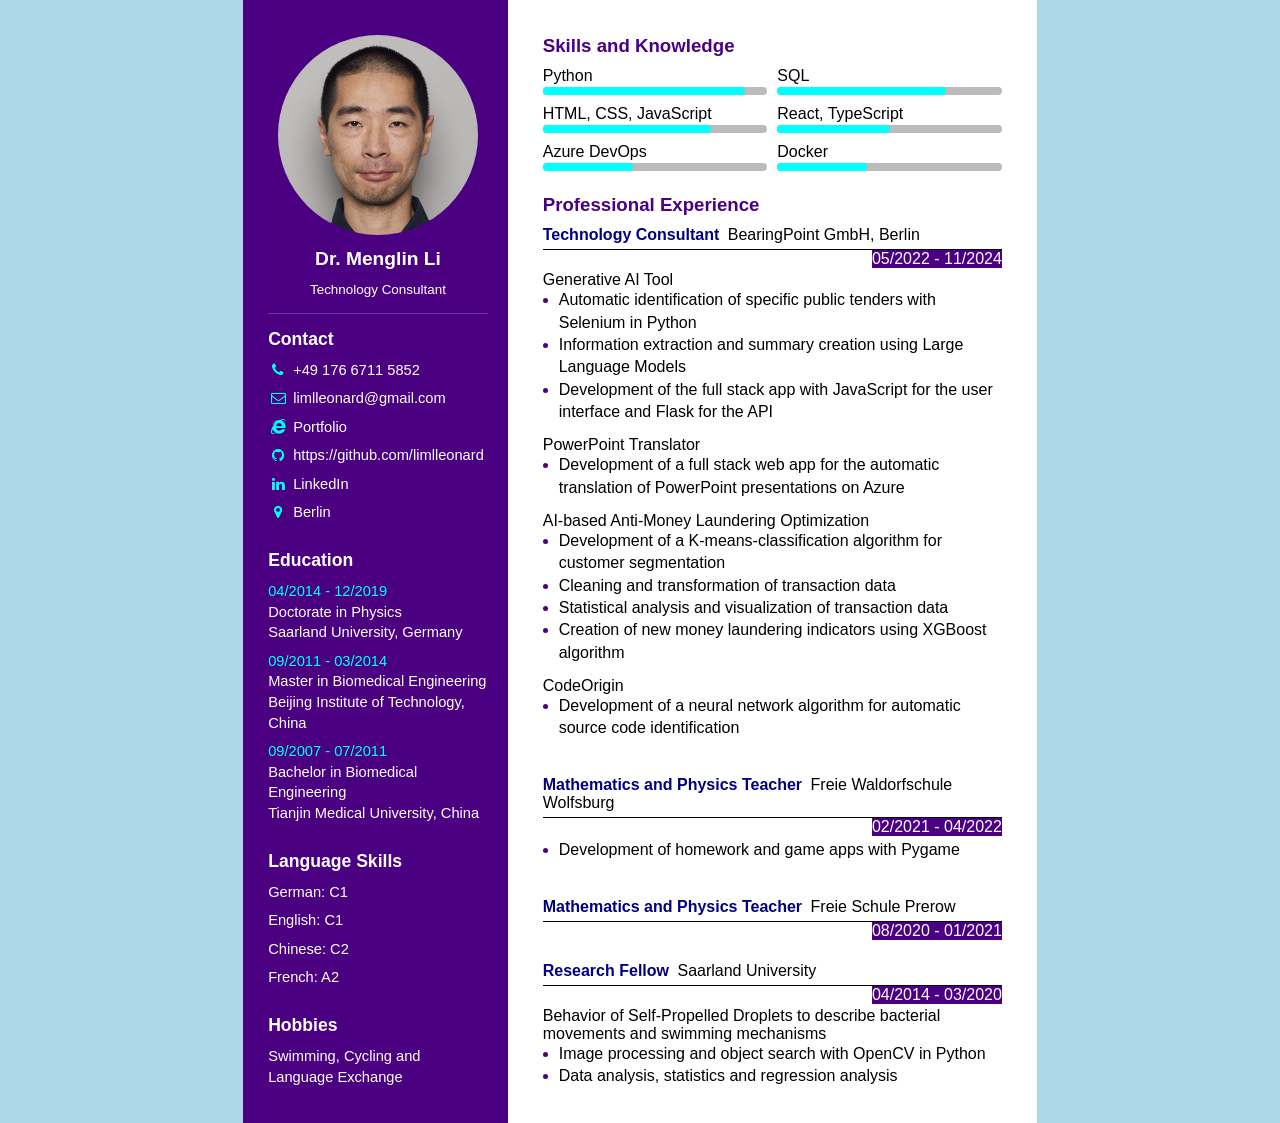
<file: en/index.html>
<!doctype html>
<html lang="en">
  <head>
    <meta charset="UTF-8" />
    <meta name="viewport" content="width=device-width, initial-scale=1.0" />
    <title>CV_MenglinLi_en</title>
    <link
      rel="stylesheet"
      href="https://cdnjs.cloudflare.com/ajax/libs/font-awesome/4.7.0/css/font-awesome.css"
      integrity="sha512-5A8nwdMOWrSz20fDsjczgUidUBR8liPYU+WymTZP1lmY9G6Oc7HlZv156XqnsgNUzTyMefFTcsFH/tnJE/+xBg=="
      crossorigin="anonymous"
      referrerpolicy="no-referrer"
    />
    <link rel="stylesheet" href="../styles/styles.css" />
  </head>

  <body>
    <div class="page" id="page1">
      <div class="left">
        <div class="ctn-foto-name">
          <div class="ctn-foto1">
            <img src="../foto1.jpg" alt="Photo" />
          </div>
          <h2>Dr. Menglin Li<br /><span>Technology Consultant</span></h2>
        </div>
        <div class="left1">
          <div class="ctn-ul contact">
            <h3 class="title">Contact</h3>
            <ul>
              <li>
                <span class="icon"
                  ><i class="fa fa-phone" aria-hidden="true"></i
                ></span>
                <span class="text">+49 176 6711 5852</span>
              </li>
              <li>
                <span class="icon"
                  ><i class="fa fa-envelope-o" aria-hidden="true"></i
                ></span>
                <span class="text">limlleonard@gmail.com</span>
              </li>
              <li>
                <span class="icon"
                  ><i class="fa fa-internet-explorer" aria-hidden="true"></i
                ></span>
                <a
                  href="https://limlleonard.github.io/portfolio"
                  class="text"
                  target="_blank"
                  >Portfolio</a
                >
              </li>
              <li>
                <span class="icon"
                  ><i class="fa fa-github" aria-hidden="true"></i
                ></span>
                <a
                  href="https://github.com/limlleonard"
                  class="text"
                  target="_blank"
                  >https://github.com/limlleonard</a
                >
              </li>
              <li>
                <span class="icon"
                  ><i class="fa fa-linkedin" aria-hidden="true"></i
                ></span>
                <a
                  href="https://www.linkedin.com/in/menglin-li0/"
                  class="text"
                  target="_blank"
                  >LinkedIn</a
                >
                <span class="text"></span>
              </li>
              <li>
                <span class="icon"
                  ><i class="fa fa-map-marker" aria-hidden="true"></i
                ></span>
                <span class="text">Berlin</span>
              </li>
            </ul>
          </div>

          <div class="ctn-ul bildung">
            <h3 class="title">Education</h3>
            <ul>
              <li>
                <h5>04/2014 - 12/2019</h5>
                <h4>Doctorate in Physics</h4>
                <h4>Saarland University, Germany</h4>
              </li>
              <li>
                <h5>09/2011 - 03/2014</h5>
                <h4>Master in Biomedical Engineering</h4>
                <h4>Beijing Institute of Technology, China</h4>
              </li>
              <li>
                <h5>09/2007 - 07/2011</h5>
                <h4>Bachelor in Biomedical Engineering</h4>
                <h4>Tianjin Medical University, China</h4>
              </li>
            </ul>
          </div>
          <div class="ctn-ul language">
            <h3 class="title">Language Skills</h3>
            <ul>
              <li>
                <span class="text">German: </span>
                <span class="level">C1</span>
              </li>
              <li>
                <span class="text">English: </span>
                <span class="level">C1</span>
              </li>
              <li>
                <span class="text">Chinese: </span>
                <span class="level">C2</span>
              </li>
              <li>
                <span class="text">French: </span>
                <span class="level">A2</span>
              </li>
            </ul>
          </div>
          <div class="ctn-ul hobby">
            <h3 class="title">Hobbies</h3>
            <span>Swimming, Cycling and Language Exchange</span>
          </div>
        </div>
      </div>
      <div class="right" id="right0">
        <h2 class="title2">Skills and Knowledge</h2>
        <div class="right1 skills">
          <ul>
            <li>
              <span class="text">Python</span>
              <span class="percent">
                <div style="width: 90%"></div>
              </span>
            </li>
            <li>
              <span class="text">SQL</span>
              <span class="percent">
                <div style="width: 75%"></div>
              </span>
            </li>
            <li>
              <span class="text">HTML, CSS, JavaScript</span>
              <span class="percent">
                <div style="width: 75%"></div>
              </span>
            </li>
            <li>
              <span class="text">React, TypeScript</span>
              <span class="percent">
                <div style="width: 50%"></div>
              </span>
            </li>
            <li>
              <span class="text">Azure DevOps</span>
              <span class="percent">
                <div style="width: 40%"></div>
              </span>
            </li>
            <li>
              <span class="text">Docker</span>
              <span class="percent">
                <div style="width: 40%"></div>
              </span>
            </li>
          </ul>
        </div>
        <h2 class="title2">Professional Experience</h2>
        <div class="right1 erfahrungen">
          <div class="erfahrung">
            <h3>
              <span class="stelle">Technology Consultant</span>
              <span class="arbeitgeber">BearingPoint GmbH, Berlin</span>
            </h3>
            <span class="zeit">05/2022 - 11/2024</span>
            <div class="project">
              <p class="project-name">Generative AI Tool</p>
              <ul>
                <li>
                  Automatic identification of specific public tenders with
                  Selenium in Python
                </li>
                <li>
                  Information extraction and summary creation using Large
                  Language Models
                </li>
                <li>
                  Development of the full stack app with JavaScript for the user
                  interface and Flask for the API
                </li>
              </ul>
            </div>
            <div class="project">
              <p class="project-name">PowerPoint Translator</p>
              <ul>
                <li>
                  Development of a full stack web app for the automatic
                  translation of PowerPoint presentations on Azure
                </li>
              </ul>
            </div>
            <div class="project">
              <p class="project-name">
                AI-based Anti-Money Laundering Optimization
              </p>
              <ul>
                <li>
                  Development of a K-means-classification algorithm for customer
                  segmentation
                </li>
                <li>Cleaning and transformation of transaction data</li>
                <li>
                  Statistical analysis and visualization of transaction data
                </li>
                <li>
                  Creation of new money laundering indicators using XGBoost
                  algorithm
                </li>
              </ul>
            </div>
            <div class="project">
              <p class="project-name">CodeOrigin</p>
              <ul>
                <li>
                  Development of a neural network algorithm for automatic source
                  code identification
                </li>
              </ul>
            </div>
          </div>
          <div class="erfahrung">
            <h3>
              <span class="stelle">Mathematics and Physics Teacher</span>
              <span class="arbeitgeber">Freie Waldorfschule Wolfsburg</span>
            </h3>
            <span class="zeit">02/2021 - 04/2022</span>
            <div>
              <ul>
                <li>Development of homework and game apps with Pygame</li>
              </ul>
            </div>
          </div>
          <div class="erfahrung">
            <h3>
              <span class="stelle">Mathematics and Physics Teacher</span>
              <span class="arbeitgeber">Freie Schule Prerow</span>
            </h3>
            <span class="zeit">08/2020 - 01/2021</span>
          </div>
          <br />
          <div class="erfahrung">
            <h3>
              <span class="stelle">Research Fellow</span>
              <span class="arbeitgeber">Saarland University</span>
            </h3>
            <span class="zeit">04/2014 - 03/2020</span>
            <div>
              <p class="project-name">
                Behavior of Self-Propelled Droplets to describe bacterial
                movements and swimming mechanisms
              </p>
              <ul>
                <li>
                  Image processing and object search with OpenCV in Python
                </li>
                <li>Data analysis, statistics and regression analysis</li>
              </ul>
            </div>
          </div>
        </div>
      </div>
    </div>
  </body>
</html>
</file>
<file: styles/styles.css>
@import url('photo.css');
@import url('contact.css');
@import url('bildung.css');
@import url('skills.css');
@import url('erfahrung.css');

* {
	/* border: 1px solid red; */
	margin: 0;
	padding: 0;
	font-family: Arial, sans-serif;
	box-sizing: border-box;
}

body {
	font-size: 12pt;
	background: lightblue;
	/* overflow: hidden; */
}

.page {
	width: 210mm;
	height: 297mm;
	margin: auto;
	page-break-after: always;
	display: grid;
	grid-template-columns: 1fr 2fr;
}

.page .left {
	position: relative;
	background: indigo;
	padding: 35px 20px 35px 25px;
	display: flex;
	flex-direction: column;
}

.left1 {
	height: 100%;
	display: flex;
	flex-direction: column;
}

.ctn-ul+.ctn-ul {
	margin-top: auto;
	/* Margin in between but not at the top or end */
}


.ctn-ul .title {
	color: white;
	font-weight: 600;
	margin-bottom: 10px;
	font-size: 1.1em;
}

/* .ctn-ul ul {
	position: relative;
} */

.ctn-ul ul li {
	position: relative;
	list-style: none;
	margin-bottom: 8px;
}

.ctn-ul ul li,
.ctn-ul span,
.ctn-ul a {
	color: white;
	font-size: 11pt;
	font-weight: 300;
	line-height: 1.4;
	text-decoration: none;
}

.page .right {
	position: relative;
	background: white;
	padding: 35px;
	display: flex;
	flex-direction: column;
}

.right .title2 {
	font-weight: 600;
	margin-bottom: 10px;
	font-size: 14pt;
	color: indigo;
}
</file>
